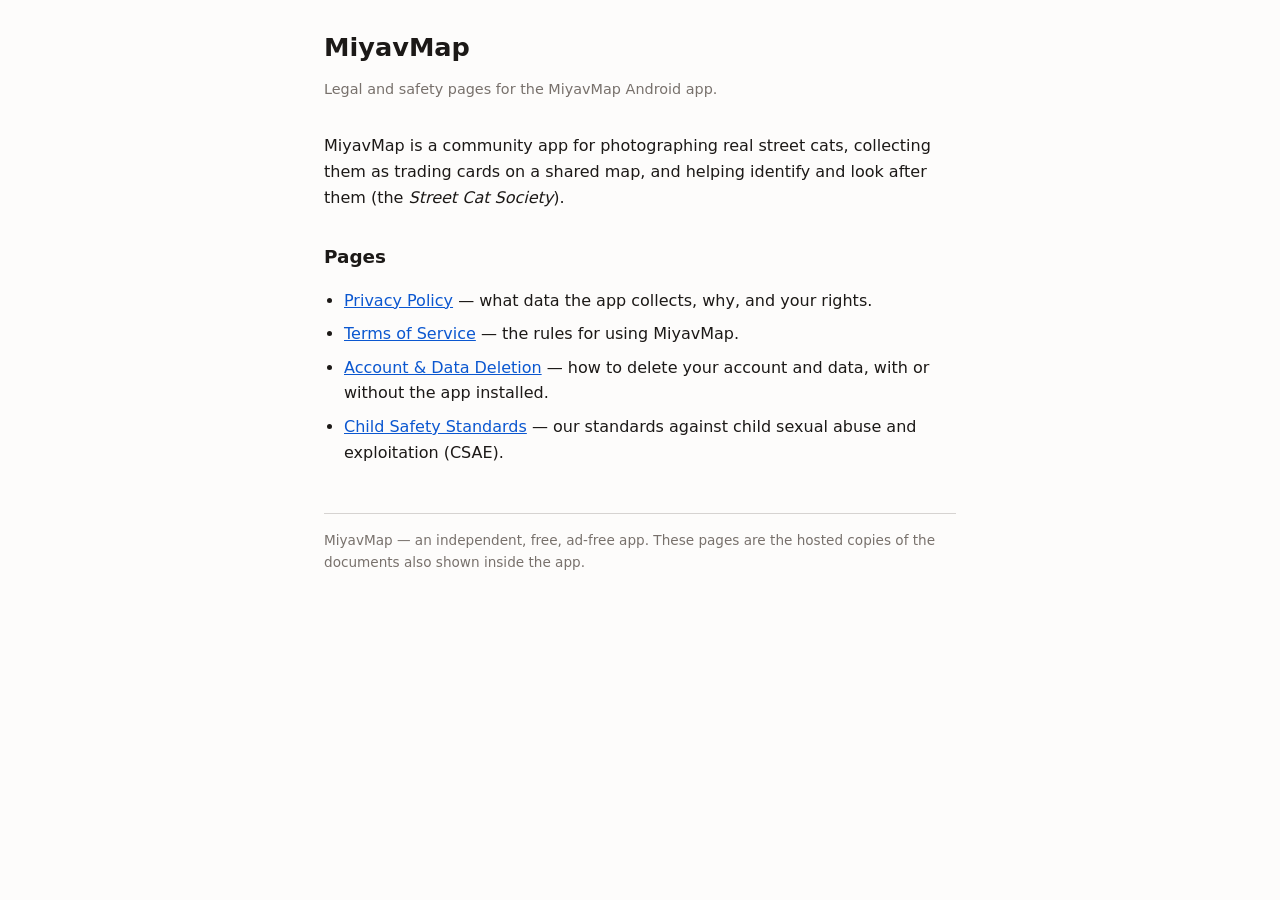
<file: legal/index.html>
<!DOCTYPE html>
<html lang="en">
<head>
<meta charset="utf-8">
<meta name="viewport" content="width=device-width, initial-scale=1">
<title>MiyavMap — Legal &amp; Safety</title>
<style>
:root{color-scheme:light dark}
*{box-sizing:border-box}
body{font-family:system-ui,-apple-system,"Segoe UI",Roboto,sans-serif;line-height:1.6;max-width:42rem;margin:0 auto;padding:2rem 1.25rem 4rem;color:#1c1917;background:#fdfcfb}
a{color:#0b57d0}
@media (prefers-color-scheme:dark){body{color:#e7e5e4;background:#171412}a{color:#8ec5ff}}
h1{font-size:1.6rem;line-height:1.25;margin:0 0 .25rem}
.meta{color:#78716c;font-size:.9rem;margin-bottom:2rem}
h2{font-size:1.15rem;margin-top:2rem}
ul{padding-left:1.25rem}
li{margin:.5rem 0}
footer{margin-top:3rem;padding-top:1rem;border-top:1px solid #d6d3d1;font-size:.85rem;color:#78716c}
</style>
</head>
<body>
<h1>MiyavMap</h1>
<p class="meta">Legal and safety pages for the MiyavMap Android app.</p>

<p>MiyavMap is a community app for photographing real street cats, collecting them as
trading cards on a shared map, and helping identify and look after them
(the <em>Street Cat Society</em>).</p>

<h2>Pages</h2>
<ul>
  <li><a href="privacy-policy.html">Privacy Policy</a> — what data the app collects, why, and your rights.</li>
  <li><a href="terms.html">Terms of Service</a> — the rules for using MiyavMap.</li>
  <li><a href="account-deletion.html">Account &amp; Data Deletion</a> — how to delete your account and data, with or without the app installed.</li>
  <li><a href="child-safety.html">Child Safety Standards</a> — our standards against child sexual abuse and exploitation (CSAE).</li>
</ul>

<footer>MiyavMap — an independent, free, ad-free app. These pages are the hosted copies of the documents also shown inside the app.</footer>
</body>
</html>
</file>
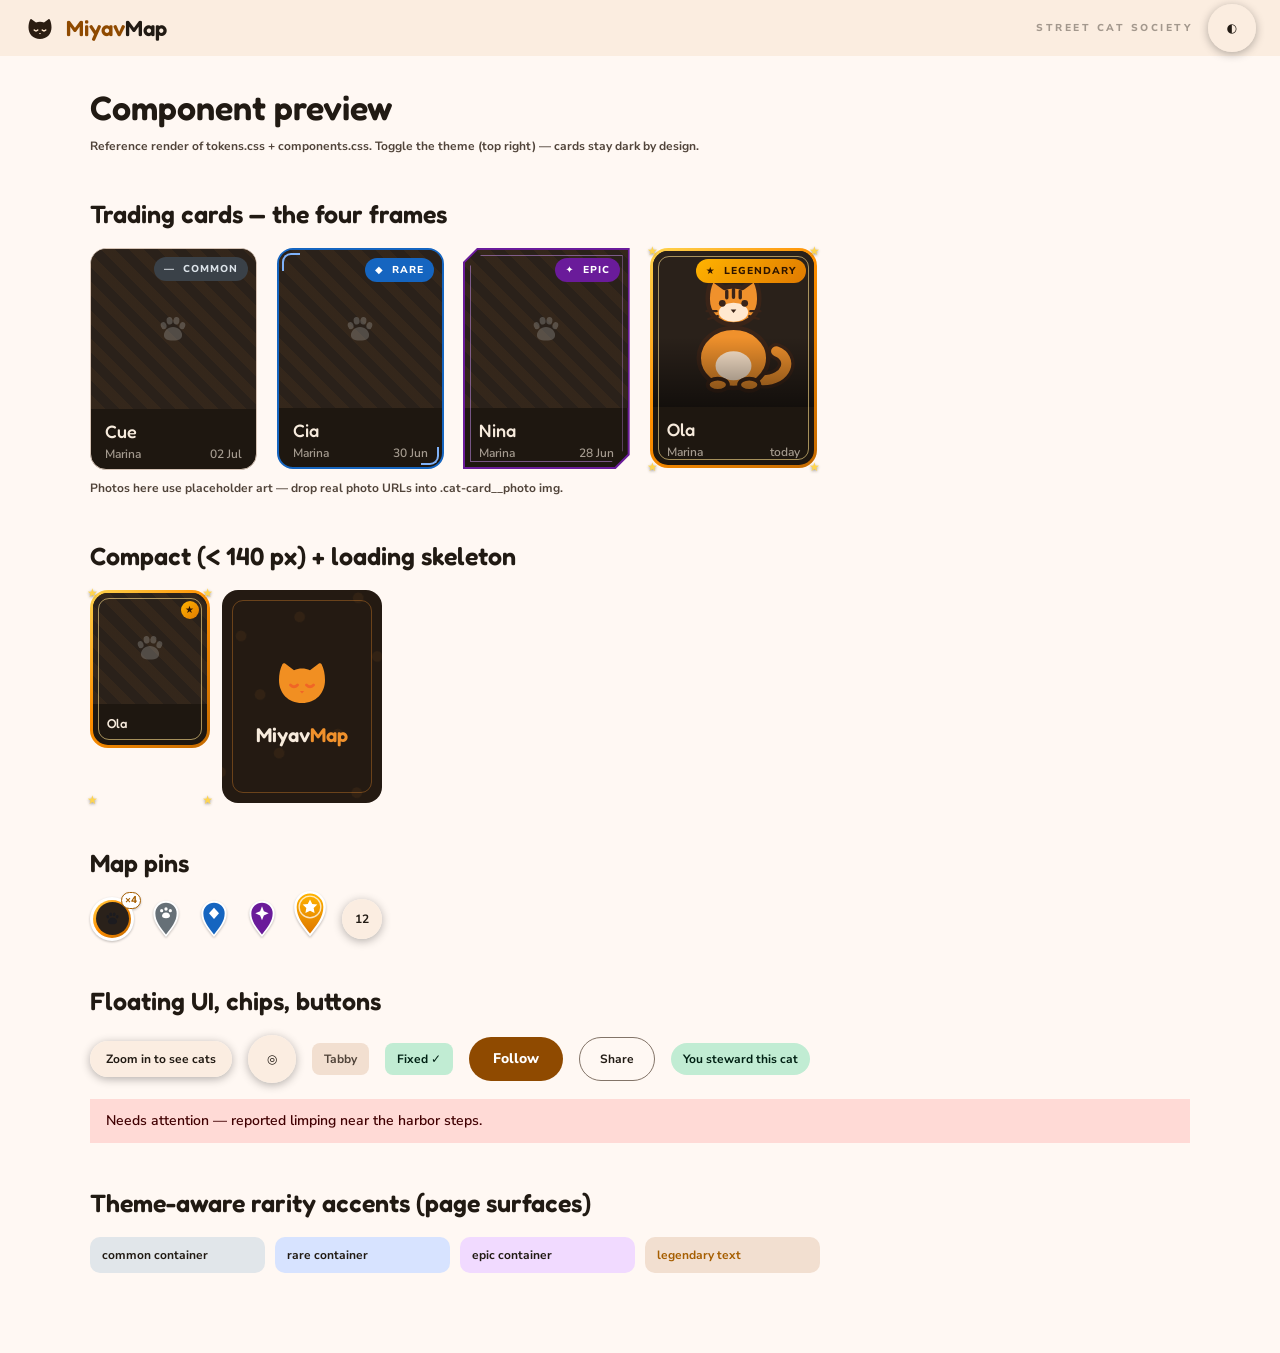
<file: preview.html>
<!DOCTYPE html>
<html lang="en">
<head>
<meta charset="utf-8">
<meta name="viewport" content="width=device-width, initial-scale=1">
<title>MiyavMap Web — component preview</title>
<link rel="icon" href="assets/app-icon.svg" type="image/svg+xml">
<!-- Preview only: production self-hosts subset woff2 (spec §2). -->
<link rel="preconnect" href="https://fonts.googleapis.com">
<link href="https://fonts.googleapis.com/css2?family=Fredoka:wght@500;600&family=Nunito+Sans:opsz,wght@6..12,400;6..12,600;6..12,700;6..12,800&display=swap" rel="stylesheet">
<link rel="stylesheet" href="css/tokens.css">
<link rel="stylesheet" href="css/components.css">
<style>
  main { max-width: 1100px; margin: 0 auto; padding: 32px 24px 80px; }
  section { margin-top: 44px; }
  section > h2 { margin-bottom: 18px; }
  .row { display: flex; flex-wrap: wrap; gap: 16px; align-items: center; }
  .card-grid { display: grid; grid-template-columns: repeat(auto-fill, minmax(160px, 1fr)); gap: 20px; }
  .compact-row { display: flex; gap: 12px; }
  .compact-row .cat-card { width: 120px; }
  .note { font: var(--type-label); color: var(--on-surface-variant); margin-top: 10px; }
  header.demo { display: flex; align-items: center; justify-content: space-between;
    height: 56px; padding: 0 24px; background: var(--surface-container); }
  .swatches { display: grid; grid-template-columns: repeat(auto-fill, minmax(150px, 1fr)); gap: 10px; }
  .swatch { border-radius: 10px; padding: 10px 12px; font: var(--type-label); }
</style>
</head>
<body>
<header class="demo">
  <a class="wordmark" href="#">
    <img src="assets/logo-mark.svg" alt="">
    <b>Miyav<span>Map</span></b>
  </a>
  <div class="row">
    <span class="tagline">Street cat society</span>
    <button class="float-circle" id="themeToggle" aria-label="Toggle theme">◐</button>
  </div>
</header>
<main>
  <h1>Component preview</h1>
  <p class="note">Reference render of tokens.css + components.css. Toggle the theme (top right) — cards stay dark by design.</p>

  <section>
    <h2>Trading cards — the four frames</h2>
    <div class="card-grid">
      <article class="cat-card cat-card--common">
        <div class="cat-card__frame">
          <div class="cat-card__nophoto"><img src="assets/icon-paw.svg" alt=""></div>
          <span class="cat-card__badge">—&nbsp;<span class="cat-card__badge-label">Common</span></span>
          <div class="cat-card__meta"><h3>Cue</h3><p><span>Marina</span><span>02 Jul</span></p></div>
        </div>
      </article>
      <article class="cat-card cat-card--rare">
        <div class="cat-card__frame">
          <div class="cat-card__nophoto"><img src="assets/icon-paw.svg" alt=""></div>
          <span class="cat-card__badge">◆&nbsp;<span class="cat-card__badge-label">Rare</span></span>
          <div class="cat-card__meta"><h3>Cia</h3><p><span>Marina</span><span>30 Jun</span></p></div>
        </div>
      </article>
      <article class="cat-card cat-card--epic">
        <div class="cat-card__wrap">
          <div class="cat-card__frame">
            <div class="cat-card__nophoto"><img src="assets/icon-paw.svg" alt=""></div>
            <span class="cat-card__badge">✦&nbsp;<span class="cat-card__badge-label">Epic</span></span>
            <div class="cat-card__meta"><h3>Nina</h3><p><span>Marina</span><span>28 Jun</span></p></div>
          </div>
        </div>
      </article>
      <article class="cat-card cat-card--legendary">
        <div class="cat-card__wrap">
          <div class="cat-card__frame">
            <div class="cat-card__photo"><img src="assets/mascot-idle.svg" alt="" style="object-fit:contain;background:var(--card-nophoto)"></div>
            <span class="cat-card__badge">★&nbsp;<span class="cat-card__badge-label">Legendary</span></span>
            <div class="cat-card__meta"><h3>Ola</h3><p><span>Marina</span><span>today</span></p></div>
          </div>
        </div>
        <span class="cat-card__finial">★</span><span class="cat-card__finial">★</span><span class="cat-card__finial">★</span><span class="cat-card__finial">★</span>
      </article>
    </div>
    <p class="note">Photos here use placeholder art — drop real photo URLs into .cat-card__photo img.</p>
  </section>

  <section>
    <h2>Compact (&lt; 140 px) + loading skeleton</h2>
    <div class="compact-row">
      <article class="cat-card cat-card--legendary">
        <div class="cat-card__wrap">
          <div class="cat-card__frame">
            <div class="cat-card__nophoto"><img src="assets/icon-paw.svg" alt=""></div>
            <span class="cat-card__badge">★</span>
            <div class="cat-card__meta"><h3>Ola</h3><p><span>Marina</span></p></div>
          </div>
        </div>
        <span class="cat-card__finial">★</span><span class="cat-card__finial">★</span><span class="cat-card__finial">★</span><span class="cat-card__finial">★</span>
      </article>
      <article class="cat-card cat-card--loading" style="width:160px">
        <div class="cat-card__frame">
          <img class="cat-card__backlogo" src="assets/logo-mark.svg" alt="">
          <div class="cat-card__backname">Miyav<span>Map</span></div>
        </div>
      </article>
    </div>
  </section>

  <section>
    <h2>Map pins</h2>
    <div class="row">
      <div class="pin-photo pin-photo--legendary" style="position:relative">
        <div class="pin-photo__ring"><img src="assets/icon-paw.svg" alt="" style="padding:8px;box-sizing:border-box;background:var(--card-nophoto)"></div>
        <span class="pin-badge pin-badge--legendary">×4</span>
      </div>
      <img class="pin-classic" src="assets/pin-common.svg" alt="Common pin">
      <img class="pin-classic" src="assets/pin-rare.svg" alt="Rare pin">
      <img class="pin-classic" src="assets/pin-epic.svg" alt="Epic pin">
      <img class="pin-classic is-selected" src="assets/pin-legendary.svg" alt="Legendary pin, selected">
      <div class="pin-cluster">12</div>
    </div>
  </section>

  <section>
    <h2>Floating UI, chips, buttons</h2>
    <div class="row">
      <button class="float-pill">Zoom in to see cats</button>
      <button class="float-circle" aria-label="Locate">◎</button>
      <button class="chip">Tabby</button>
      <button class="chip" aria-pressed="true">Fixed ✓</button>
      <button class="btn-filled">Follow</button>
      <button class="btn-outlined">Share</button>
      <span class="chip-steward">You steward this cat</span>
    </div>
    <div class="banner-attention" style="margin-top:16px">Needs attention — reported limping near the harbor steps.</div>
  </section>

  <section>
    <h2>Theme-aware rarity accents (page surfaces)</h2>
    <div class="swatches">
      <div class="swatch" style="background:var(--rarity-common-container);color:var(--on-surface)">common container</div>
      <div class="swatch" style="background:var(--rarity-rare-container);color:var(--on-surface)">rare container</div>
      <div class="swatch" style="background:var(--rarity-epic-container);color:var(--on-surface)">epic container</div>
      <div class="swatch" style="background:var(--surface-variant);color:var(--rarity-legendary-text)">legendary text</div>
    </div>
  </section>
</main>
<script>
  const btn = document.getElementById('themeToggle');
  btn.addEventListener('click', () => {
    const root = document.documentElement;
    const dark = root.getAttribute('data-theme') === 'dark' ||
      (!root.hasAttribute('data-theme') && matchMedia('(prefers-color-scheme: dark)').matches);
    root.setAttribute('data-theme', dark ? 'light' : 'dark');
  });
</script>
</body>
</html>
</file>
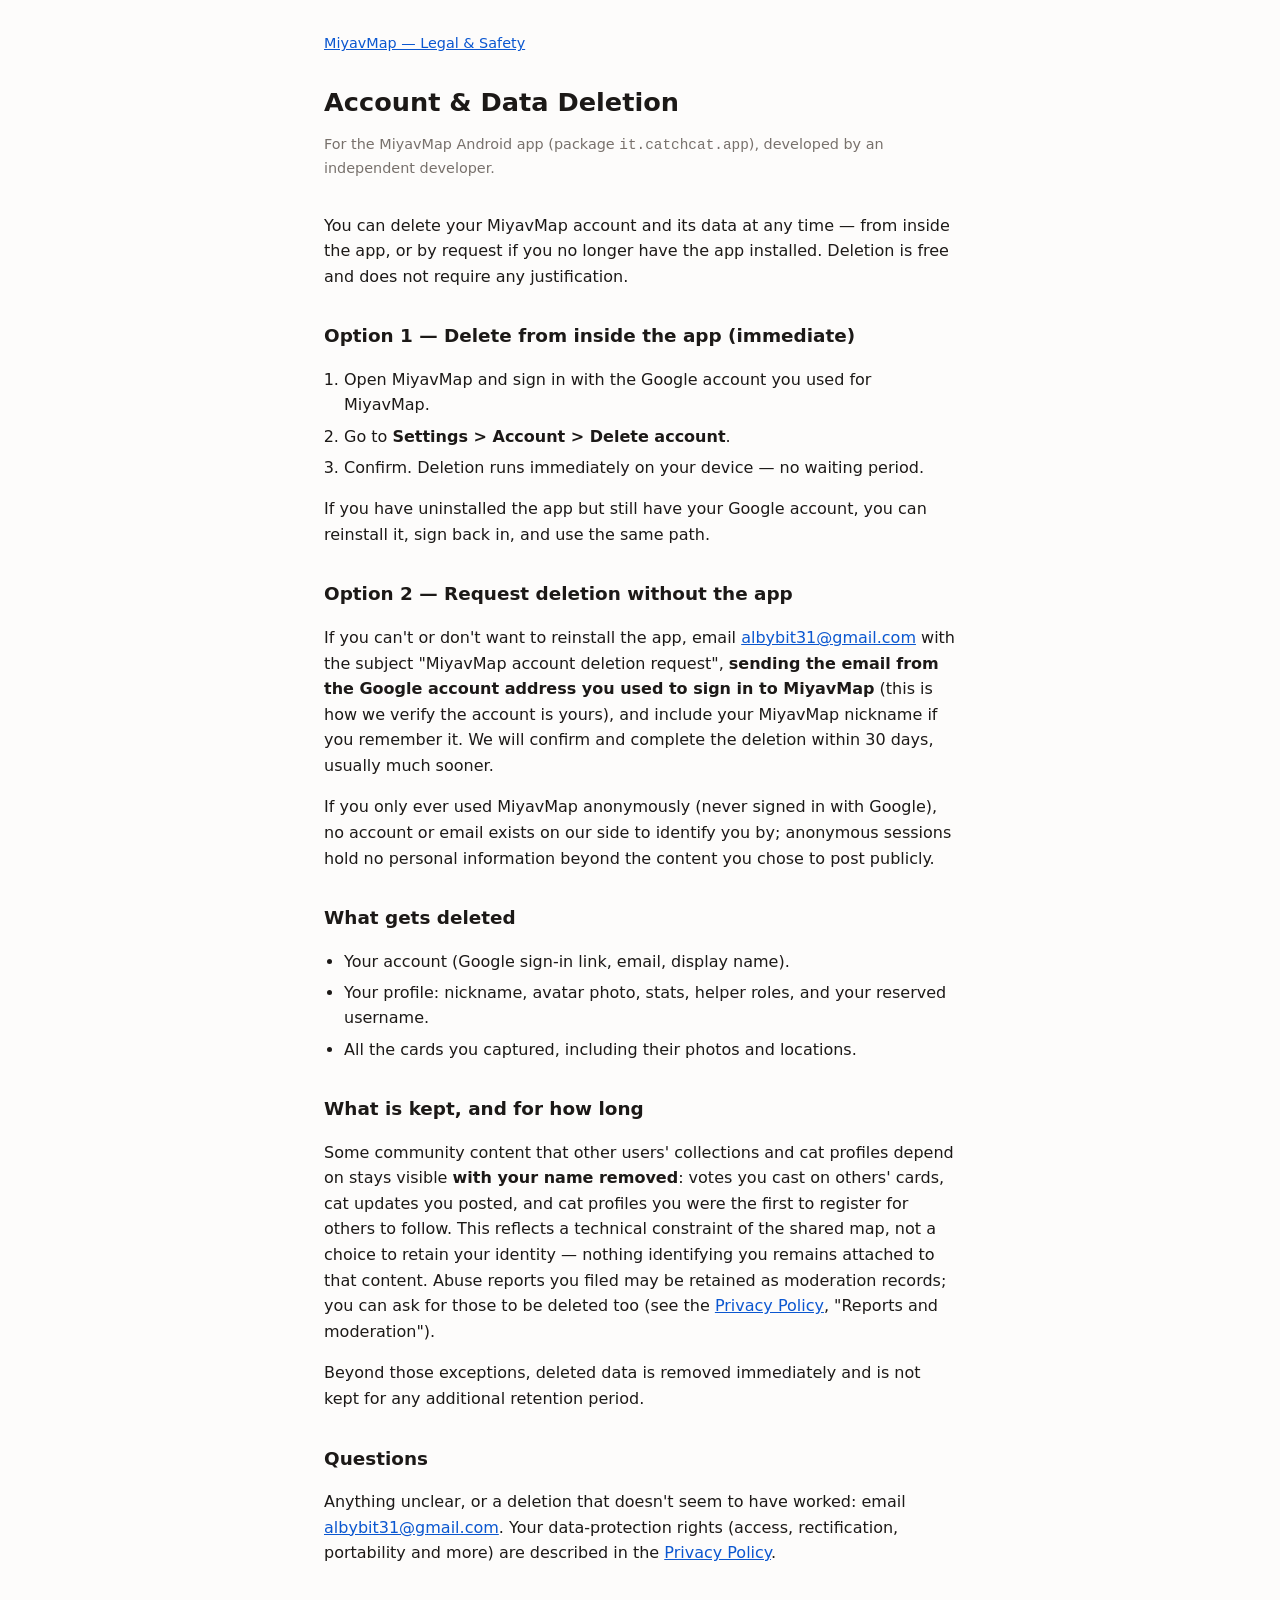
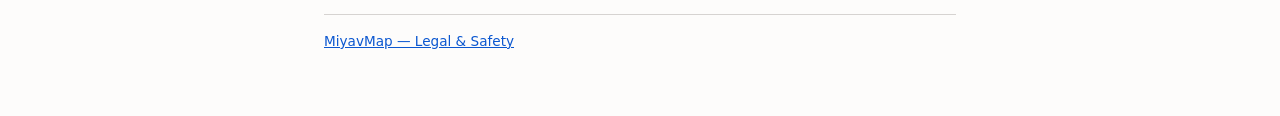
<file: legal/account-deletion.html>
<!DOCTYPE html>
<html lang="en">
<head>
<meta charset="utf-8">
<meta name="viewport" content="width=device-width, initial-scale=1">
<title>MiyavMap — Account &amp; Data Deletion</title>
<style>
:root{color-scheme:light dark}
*{box-sizing:border-box}
body{font-family:system-ui,-apple-system,"Segoe UI",Roboto,sans-serif;line-height:1.6;max-width:42rem;margin:0 auto;padding:2rem 1.25rem 4rem;color:#1c1917;background:#fdfcfb}
a{color:#0b57d0}
@media (prefers-color-scheme:dark){body{color:#e7e5e4;background:#171412}a{color:#8ec5ff}}
h1{font-size:1.6rem;line-height:1.25;margin:0 0 .25rem}
.meta{color:#78716c;font-size:.9rem;margin-bottom:2rem}
h2{font-size:1.15rem;margin-top:2rem}
nav{margin-bottom:2rem;font-size:.9rem}
ul,ol{padding-left:1.25rem}
li{margin:.35rem 0}
footer{margin-top:3rem;padding-top:1rem;border-top:1px solid #d6d3d1;font-size:.85rem;color:#78716c}
</style>
</head>
<body>
<nav><a href="index.html">MiyavMap — Legal &amp; Safety</a></nav>
<h1>Account &amp; Data Deletion</h1>
<p class="meta">For the MiyavMap Android app (package <code>it.catchcat.app</code>), developed by an independent developer.</p>

<p>You can delete your MiyavMap account and its data at any time — from inside the app, or by request if you no longer have the app installed. Deletion is free and does not require any justification.</p>

<h2>Option 1 — Delete from inside the app (immediate)</h2>
<ol>
<li>Open MiyavMap and sign in with the Google account you used for MiyavMap.</li>
<li>Go to <strong>Settings &gt; Account &gt; Delete account</strong>.</li>
<li>Confirm. Deletion runs immediately on your device — no waiting period.</li>
</ol>
<p>If you have uninstalled the app but still have your Google account, you can reinstall it, sign back in, and use the same path.</p>

<h2>Option 2 — Request deletion without the app</h2>
<p>If you can't or don't want to reinstall the app, email <a href="mailto:albybit31@gmail.com?subject=MiyavMap%20account%20deletion%20request">albybit31@gmail.com</a> with the subject "MiyavMap account deletion request", <strong>sending the email from the Google account address you used to sign in to MiyavMap</strong> (this is how we verify the account is yours), and include your MiyavMap nickname if you remember it. We will confirm and complete the deletion within 30 days, usually much sooner.</p>
<p>If you only ever used MiyavMap anonymously (never signed in with Google), no account or email exists on our side to identify you by; anonymous sessions hold no personal information beyond the content you chose to post publicly.</p>

<h2>What gets deleted</h2>
<ul>
<li>Your account (Google sign-in link, email, display name).</li>
<li>Your profile: nickname, avatar photo, stats, helper roles, and your reserved username.</li>
<li>All the cards you captured, including their photos and locations.</li>
</ul>

<h2>What is kept, and for how long</h2>
<p>Some community content that other users' collections and cat profiles depend on stays visible <strong>with your name removed</strong>: votes you cast on others' cards, cat updates you posted, and cat profiles you were the first to register for others to follow. This reflects a technical constraint of the shared map, not a choice to retain your identity — nothing identifying you remains attached to that content. Abuse reports you filed may be retained as moderation records; you can ask for those to be deleted too (see the <a href="privacy-policy.html">Privacy Policy</a>, "Reports and moderation").</p>
<p>Beyond those exceptions, deleted data is removed immediately and is not kept for any additional retention period.</p>

<h2>Questions</h2>
<p>Anything unclear, or a deletion that doesn't seem to have worked: email <a href="mailto:albybit31@gmail.com">albybit31@gmail.com</a>. Your data-protection rights (access, rectification, portability and more) are described in the <a href="privacy-policy.html">Privacy Policy</a>.</p>

<footer><a href="index.html">MiyavMap — Legal &amp; Safety</a></footer>
</body>
</html>
</file>
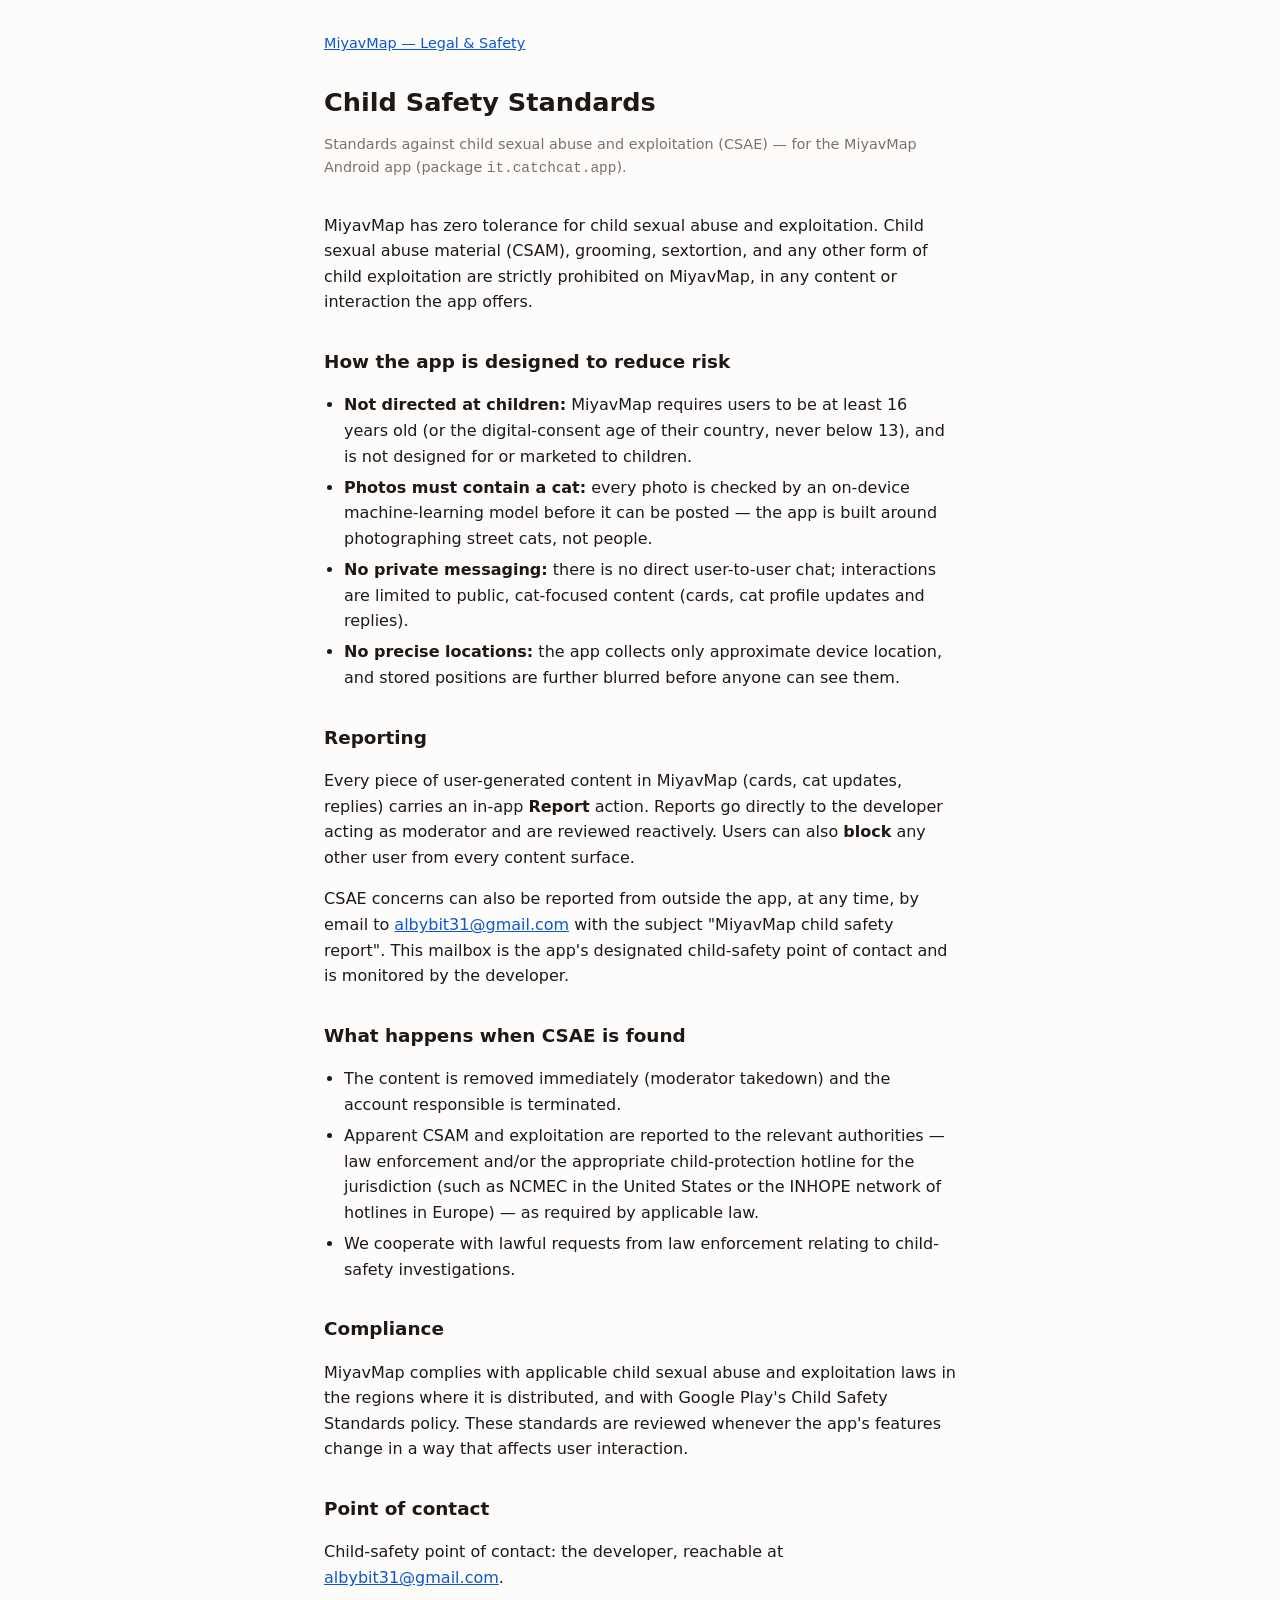
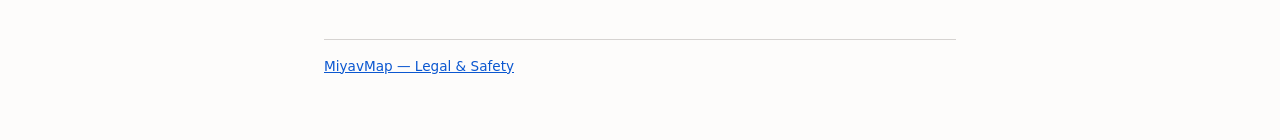
<file: legal/child-safety.html>
<!DOCTYPE html>
<html lang="en">
<head>
<meta charset="utf-8">
<meta name="viewport" content="width=device-width, initial-scale=1">
<title>MiyavMap — Child Safety Standards</title>
<style>
:root{color-scheme:light dark}
*{box-sizing:border-box}
body{font-family:system-ui,-apple-system,"Segoe UI",Roboto,sans-serif;line-height:1.6;max-width:42rem;margin:0 auto;padding:2rem 1.25rem 4rem;color:#1c1917;background:#fdfcfb}
a{color:#0b57d0}
@media (prefers-color-scheme:dark){body{color:#e7e5e4;background:#171412}a{color:#8ec5ff}}
h1{font-size:1.6rem;line-height:1.25;margin:0 0 .25rem}
.meta{color:#78716c;font-size:.9rem;margin-bottom:2rem}
h2{font-size:1.15rem;margin-top:2rem}
nav{margin-bottom:2rem;font-size:.9rem}
ul{padding-left:1.25rem}
li{margin:.35rem 0}
footer{margin-top:3rem;padding-top:1rem;border-top:1px solid #d6d3d1;font-size:.85rem;color:#78716c}
</style>
</head>
<body>
<nav><a href="index.html">MiyavMap — Legal &amp; Safety</a></nav>
<h1>Child Safety Standards</h1>
<p class="meta">Standards against child sexual abuse and exploitation (CSAE) — for the MiyavMap Android app (package <code>it.catchcat.app</code>).</p>

<p>MiyavMap has zero tolerance for child sexual abuse and exploitation. Child sexual abuse material (CSAM), grooming, sextortion, and any other form of child exploitation are strictly prohibited on MiyavMap, in any content or interaction the app offers.</p>

<h2>How the app is designed to reduce risk</h2>
<ul>
<li><strong>Not directed at children:</strong> MiyavMap requires users to be at least 16 years old (or the digital-consent age of their country, never below 13), and is not designed for or marketed to children.</li>
<li><strong>Photos must contain a cat:</strong> every photo is checked by an on-device machine-learning model before it can be posted — the app is built around photographing street cats, not people.</li>
<li><strong>No private messaging:</strong> there is no direct user-to-user chat; interactions are limited to public, cat-focused content (cards, cat profile updates and replies).</li>
<li><strong>No precise locations:</strong> the app collects only approximate device location, and stored positions are further blurred before anyone can see them.</li>
</ul>

<h2>Reporting</h2>
<p>Every piece of user-generated content in MiyavMap (cards, cat updates, replies) carries an in-app <strong>Report</strong> action. Reports go directly to the developer acting as moderator and are reviewed reactively. Users can also <strong>block</strong> any other user from every content surface.</p>
<p>CSAE concerns can also be reported from outside the app, at any time, by email to <a href="mailto:albybit31@gmail.com?subject=MiyavMap%20child%20safety%20report">albybit31@gmail.com</a> with the subject "MiyavMap child safety report". This mailbox is the app's designated child-safety point of contact and is monitored by the developer.</p>

<h2>What happens when CSAE is found</h2>
<ul>
<li>The content is removed immediately (moderator takedown) and the account responsible is terminated.</li>
<li>Apparent CSAM and exploitation are reported to the relevant authorities — law enforcement and/or the appropriate child-protection hotline for the jurisdiction (such as NCMEC in the United States or the INHOPE network of hotlines in Europe) — as required by applicable law.</li>
<li>We cooperate with lawful requests from law enforcement relating to child-safety investigations.</li>
</ul>

<h2>Compliance</h2>
<p>MiyavMap complies with applicable child sexual abuse and exploitation laws in the regions where it is distributed, and with Google Play's Child Safety Standards policy. These standards are reviewed whenever the app's features change in a way that affects user interaction.</p>

<h2>Point of contact</h2>
<p>Child-safety point of contact: the developer, reachable at <a href="mailto:albybit31@gmail.com">albybit31@gmail.com</a>.</p>

<footer><a href="index.html">MiyavMap — Legal &amp; Safety</a></footer>
</body>
</html>
</file>
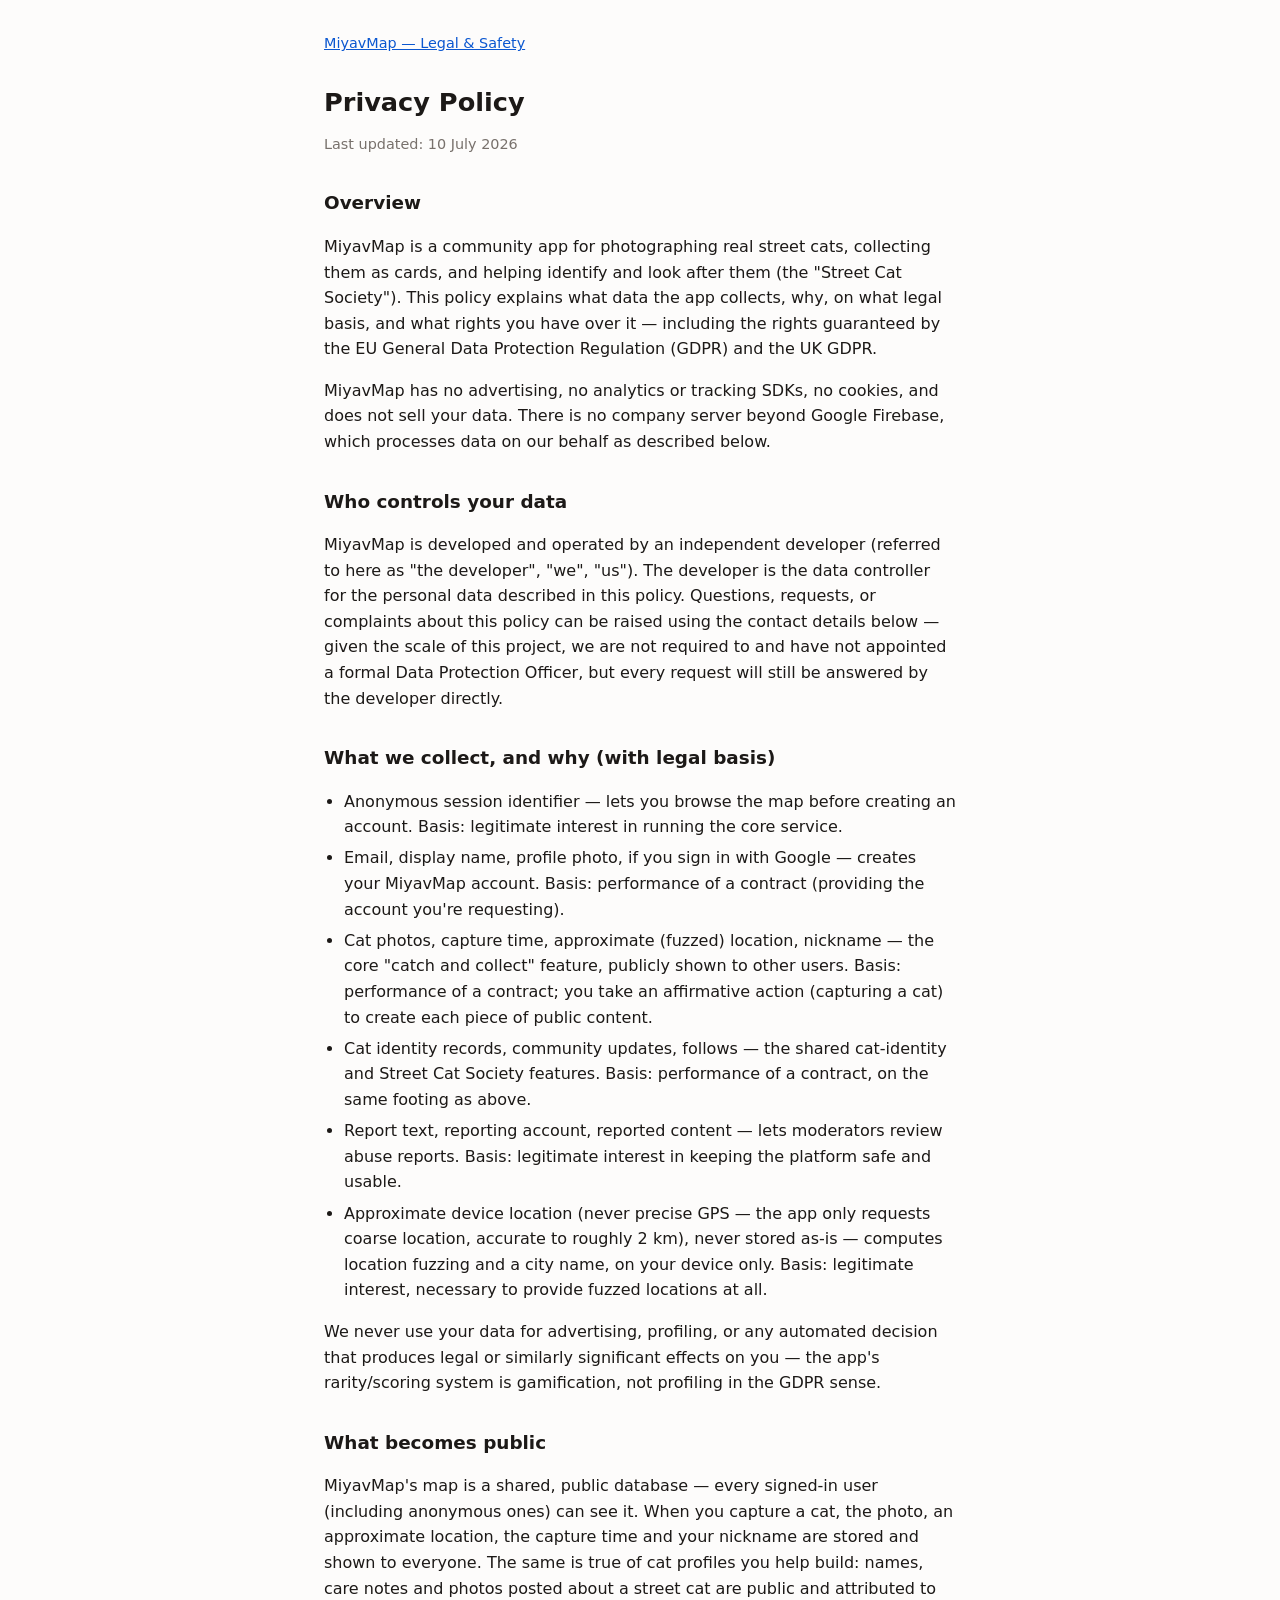
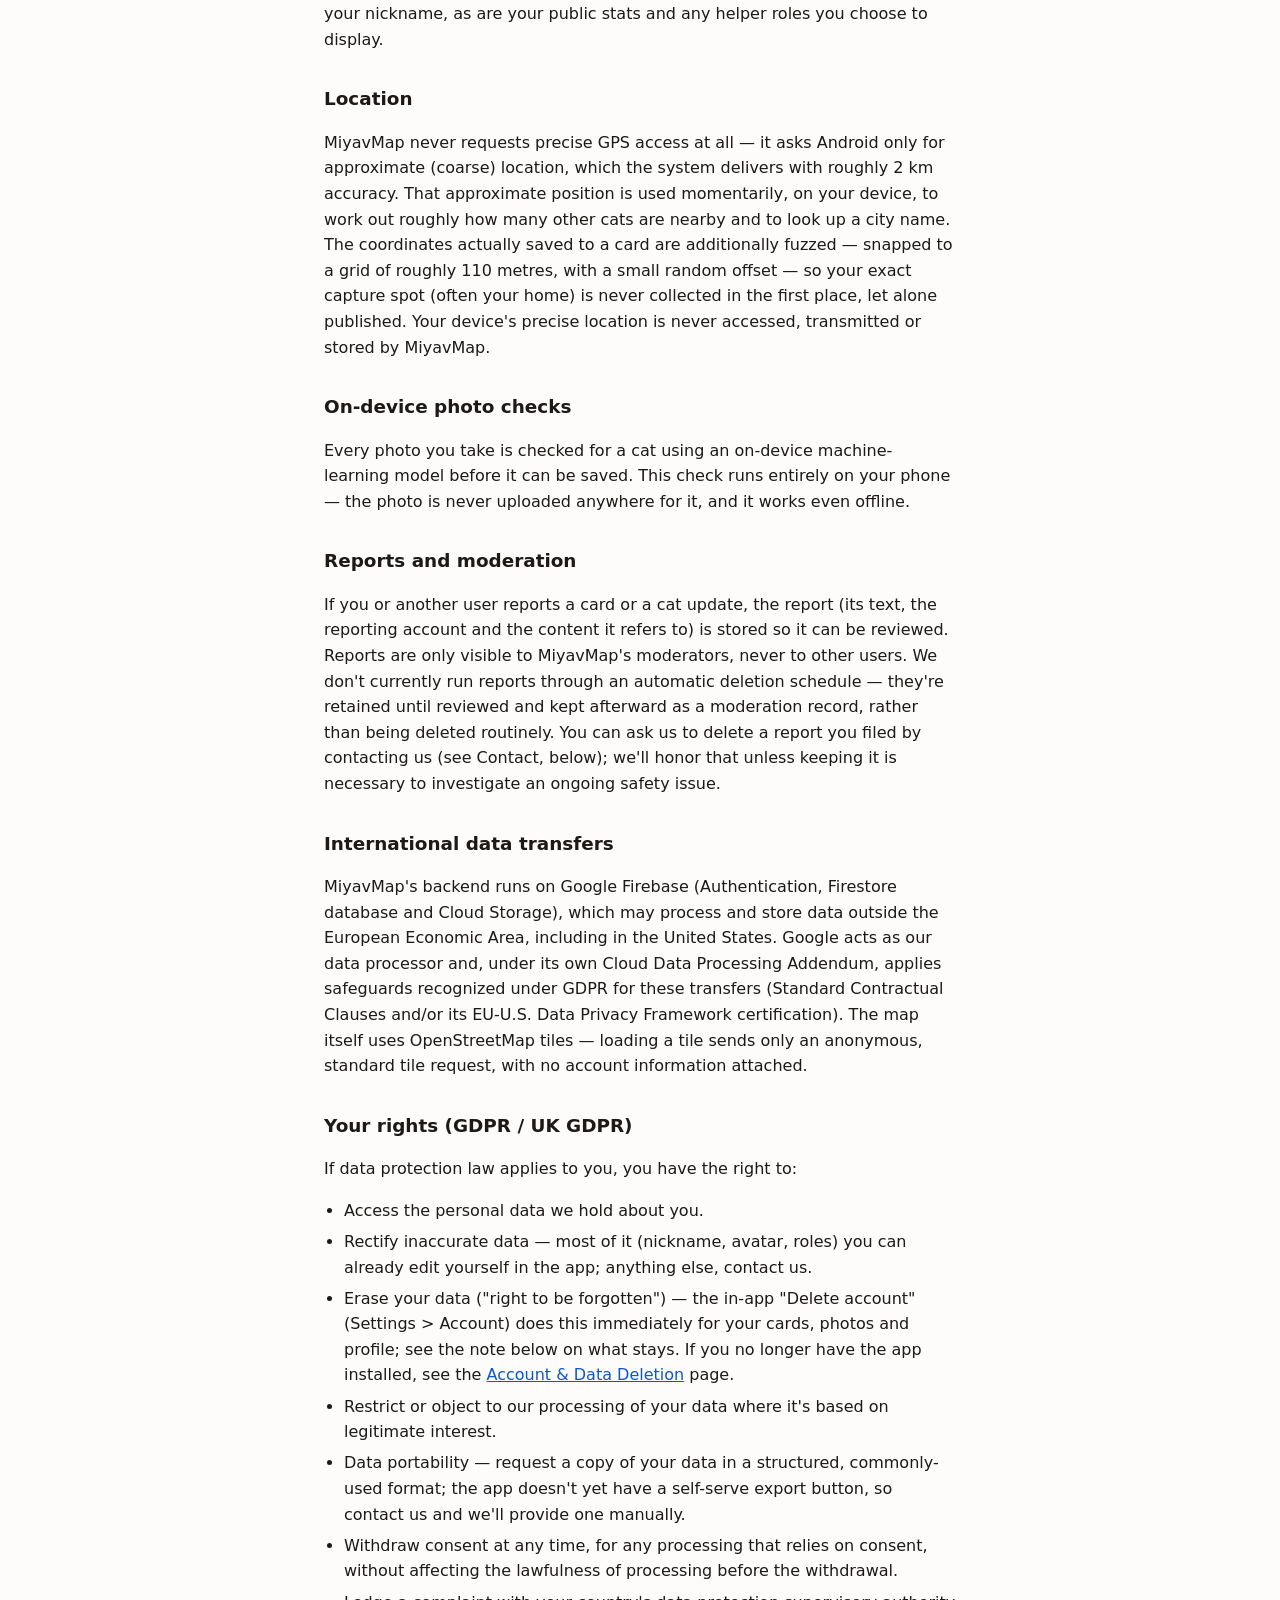
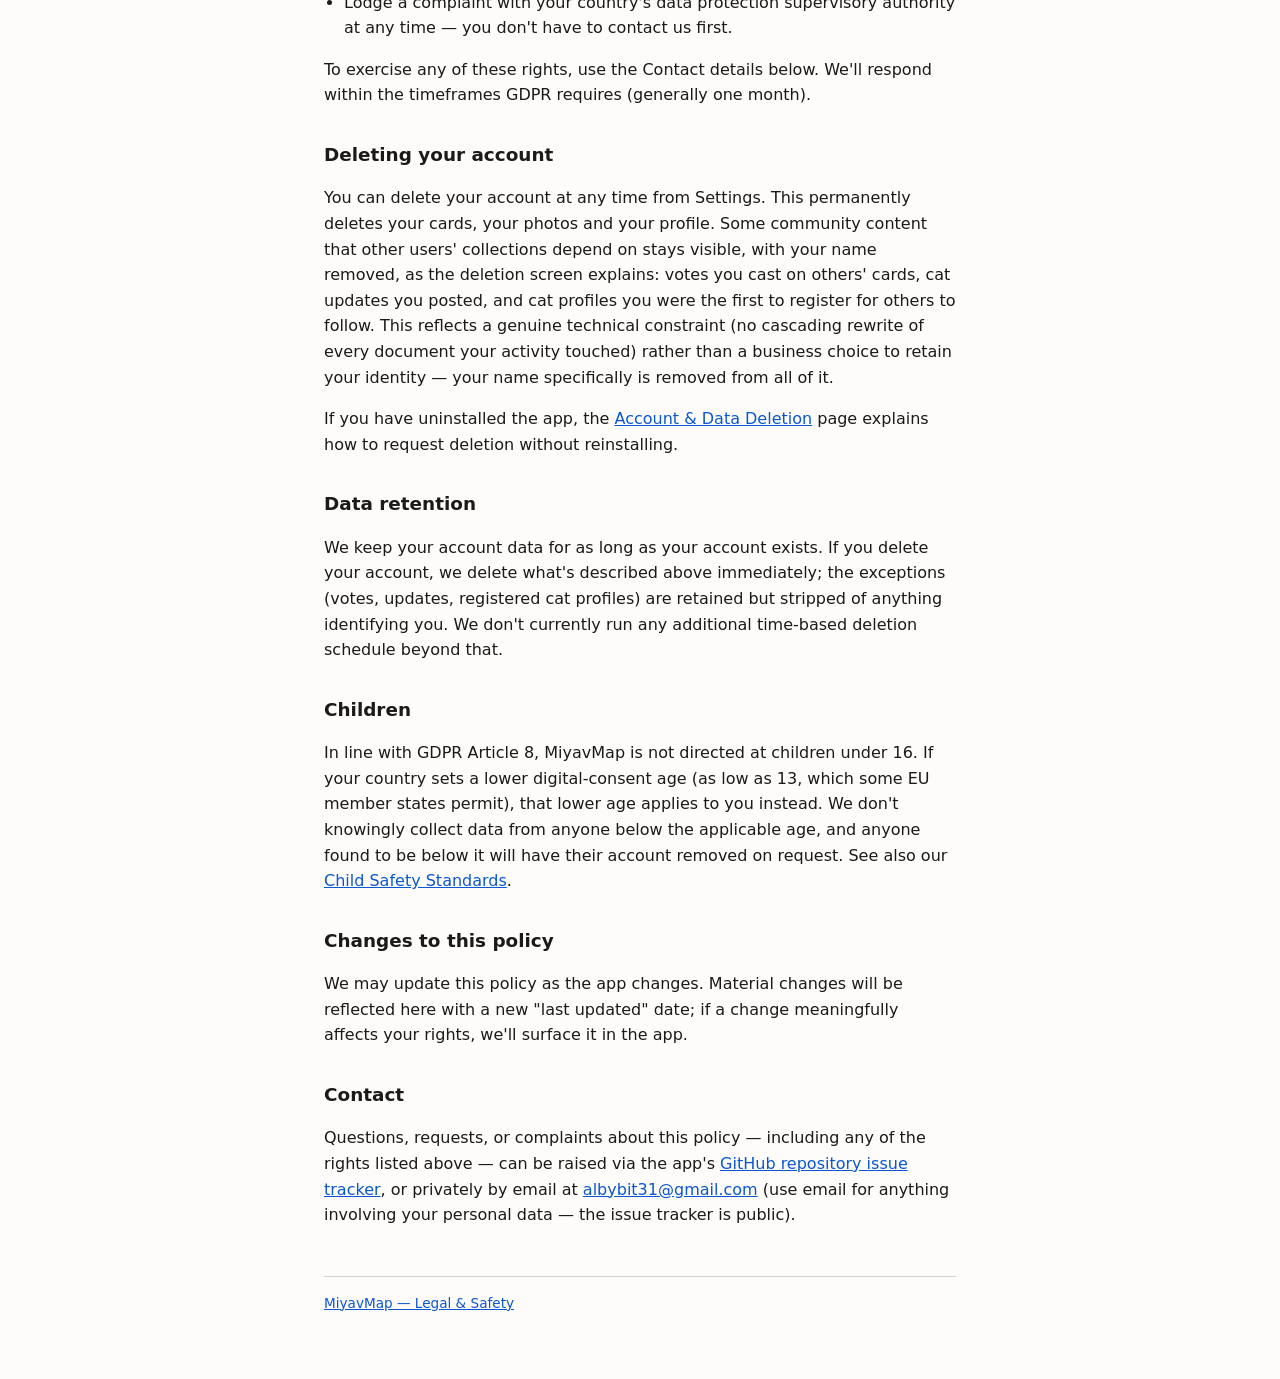
<file: legal/privacy-policy.html>
<!DOCTYPE html>
<html lang="en">
<head>
<meta charset="utf-8">
<meta name="viewport" content="width=device-width, initial-scale=1">
<title>MiyavMap — Privacy Policy</title>
<style>
:root{color-scheme:light dark}
*{box-sizing:border-box}
body{font-family:system-ui,-apple-system,"Segoe UI",Roboto,sans-serif;line-height:1.6;max-width:42rem;margin:0 auto;padding:2rem 1.25rem 4rem;color:#1c1917;background:#fdfcfb}
a{color:#0b57d0}
@media (prefers-color-scheme:dark){body{color:#e7e5e4;background:#171412}a{color:#8ec5ff}}
h1{font-size:1.6rem;line-height:1.25;margin:0 0 .25rem}
.meta{color:#78716c;font-size:.9rem;margin-bottom:2rem}
h2{font-size:1.15rem;margin-top:2rem}
nav{margin-bottom:2rem;font-size:.9rem}
ul{padding-left:1.25rem}
li{margin:.35rem 0}
footer{margin-top:3rem;padding-top:1rem;border-top:1px solid #d6d3d1;font-size:.85rem;color:#78716c}
</style>
</head>
<body>
<nav><a href="index.html">MiyavMap — Legal &amp; Safety</a></nav>
<h1>Privacy Policy</h1>
<p class="meta">Last updated: 10 July 2026</p>

<h2>Overview</h2>
<p>MiyavMap is a community app for photographing real street cats, collecting them as cards, and helping identify and look after them (the "Street Cat Society"). This policy explains what data the app collects, why, on what legal basis, and what rights you have over it — including the rights guaranteed by the EU General Data Protection Regulation (GDPR) and the UK GDPR.</p>
<p>MiyavMap has no advertising, no analytics or tracking SDKs, no cookies, and does not sell your data. There is no company server beyond Google Firebase, which processes data on our behalf as described below.</p>

<h2>Who controls your data</h2>
<p>MiyavMap is developed and operated by an independent developer (referred to here as "the developer", "we", "us"). The developer is the data controller for the personal data described in this policy. Questions, requests, or complaints about this policy can be raised using the contact details below — given the scale of this project, we are not required to and have not appointed a formal Data Protection Officer, but every request will still be answered by the developer directly.</p>

<h2>What we collect, and why (with legal basis)</h2>
<ul>
<li>Anonymous session identifier — lets you browse the map before creating an account. Basis: legitimate interest in running the core service.</li>
<li>Email, display name, profile photo, if you sign in with Google — creates your MiyavMap account. Basis: performance of a contract (providing the account you're requesting).</li>
<li>Cat photos, capture time, approximate (fuzzed) location, nickname — the core "catch and collect" feature, publicly shown to other users. Basis: performance of a contract; you take an affirmative action (capturing a cat) to create each piece of public content.</li>
<li>Cat identity records, community updates, follows — the shared cat-identity and Street Cat Society features. Basis: performance of a contract, on the same footing as above.</li>
<li>Report text, reporting account, reported content — lets moderators review abuse reports. Basis: legitimate interest in keeping the platform safe and usable.</li>
<li>Approximate device location (never precise GPS — the app only requests coarse location, accurate to roughly 2 km), never stored as-is — computes location fuzzing and a city name, on your device only. Basis: legitimate interest, necessary to provide fuzzed locations at all.</li>
</ul>
<p>We never use your data for advertising, profiling, or any automated decision that produces legal or similarly significant effects on you — the app's rarity/scoring system is gamification, not profiling in the GDPR sense.</p>

<h2>What becomes public</h2>
<p>MiyavMap's map is a shared, public database — every signed-in user (including anonymous ones) can see it. When you capture a cat, the photo, an approximate location, the capture time and your nickname are stored and shown to everyone. The same is true of cat profiles you help build: names, care notes and photos posted about a street cat are public and attributed to your nickname, as are your public stats and any helper roles you choose to display.</p>

<h2>Location</h2>
<p>MiyavMap never requests precise GPS access at all — it asks Android only for approximate (coarse) location, which the system delivers with roughly 2 km accuracy. That approximate position is used momentarily, on your device, to work out roughly how many other cats are nearby and to look up a city name. The coordinates actually saved to a card are additionally fuzzed — snapped to a grid of roughly 110 metres, with a small random offset — so your exact capture spot (often your home) is never collected in the first place, let alone published. Your device's precise location is never accessed, transmitted or stored by MiyavMap.</p>

<h2>On-device photo checks</h2>
<p>Every photo you take is checked for a cat using an on-device machine-learning model before it can be saved. This check runs entirely on your phone — the photo is never uploaded anywhere for it, and it works even offline.</p>

<h2>Reports and moderation</h2>
<p>If you or another user reports a card or a cat update, the report (its text, the reporting account and the content it refers to) is stored so it can be reviewed. Reports are only visible to MiyavMap's moderators, never to other users. We don't currently run reports through an automatic deletion schedule — they're retained until reviewed and kept afterward as a moderation record, rather than being deleted routinely. You can ask us to delete a report you filed by contacting us (see Contact, below); we'll honor that unless keeping it is necessary to investigate an ongoing safety issue.</p>

<h2>International data transfers</h2>
<p>MiyavMap's backend runs on Google Firebase (Authentication, Firestore database and Cloud Storage), which may process and store data outside the European Economic Area, including in the United States. Google acts as our data processor and, under its own Cloud Data Processing Addendum, applies safeguards recognized under GDPR for these transfers (Standard Contractual Clauses and/or its EU-U.S. Data Privacy Framework certification). The map itself uses OpenStreetMap tiles — loading a tile sends only an anonymous, standard tile request, with no account information attached.</p>

<h2>Your rights (GDPR / UK GDPR)</h2>
<p>If data protection law applies to you, you have the right to:</p>
<ul>
<li>Access the personal data we hold about you.</li>
<li>Rectify inaccurate data — most of it (nickname, avatar, roles) you can already edit yourself in the app; anything else, contact us.</li>
<li>Erase your data ("right to be forgotten") — the in-app "Delete account" (Settings &gt; Account) does this immediately for your cards, photos and profile; see the note below on what stays. If you no longer have the app installed, see the <a href="account-deletion.html">Account &amp; Data Deletion</a> page.</li>
<li>Restrict or object to our processing of your data where it's based on legitimate interest.</li>
<li>Data portability — request a copy of your data in a structured, commonly-used format; the app doesn't yet have a self-serve export button, so contact us and we'll provide one manually.</li>
<li>Withdraw consent at any time, for any processing that relies on consent, without affecting the lawfulness of processing before the withdrawal.</li>
<li>Lodge a complaint with your country's data protection supervisory authority at any time — you don't have to contact us first.</li>
</ul>
<p>To exercise any of these rights, use the Contact details below. We'll respond within the timeframes GDPR requires (generally one month).</p>

<h2>Deleting your account</h2>
<p>You can delete your account at any time from Settings. This permanently deletes your cards, your photos and your profile. Some community content that other users' collections depend on stays visible, with your name removed, as the deletion screen explains: votes you cast on others' cards, cat updates you posted, and cat profiles you were the first to register for others to follow. This reflects a genuine technical constraint (no cascading rewrite of every document your activity touched) rather than a business choice to retain your identity — your name specifically is removed from all of it.</p>
<p>If you have uninstalled the app, the <a href="account-deletion.html">Account &amp; Data Deletion</a> page explains how to request deletion without reinstalling.</p>

<h2>Data retention</h2>
<p>We keep your account data for as long as your account exists. If you delete your account, we delete what's described above immediately; the exceptions (votes, updates, registered cat profiles) are retained but stripped of anything identifying you. We don't currently run any additional time-based deletion schedule beyond that.</p>

<h2>Children</h2>
<p>In line with GDPR Article 8, MiyavMap is not directed at children under 16. If your country sets a lower digital-consent age (as low as 13, which some EU member states permit), that lower age applies to you instead. We don't knowingly collect data from anyone below the applicable age, and anyone found to be below it will have their account removed on request. See also our <a href="child-safety.html">Child Safety Standards</a>.</p>

<h2>Changes to this policy</h2>
<p>We may update this policy as the app changes. Material changes will be reflected here with a new "last updated" date; if a change meaningfully affects your rights, we'll surface it in the app.</p>

<h2>Contact</h2>
<p>Questions, requests, or complaints about this policy — including any of the rights listed above — can be raised via the app's <a href="https://github.com/albybit/catchcat/issues">GitHub repository issue tracker</a>, or privately by email at <a href="mailto:albybit31@gmail.com">albybit31@gmail.com</a> (use email for anything involving your personal data — the issue tracker is public).</p>

<footer><a href="index.html">MiyavMap — Legal &amp; Safety</a></footer>
</body>
</html>
</file>
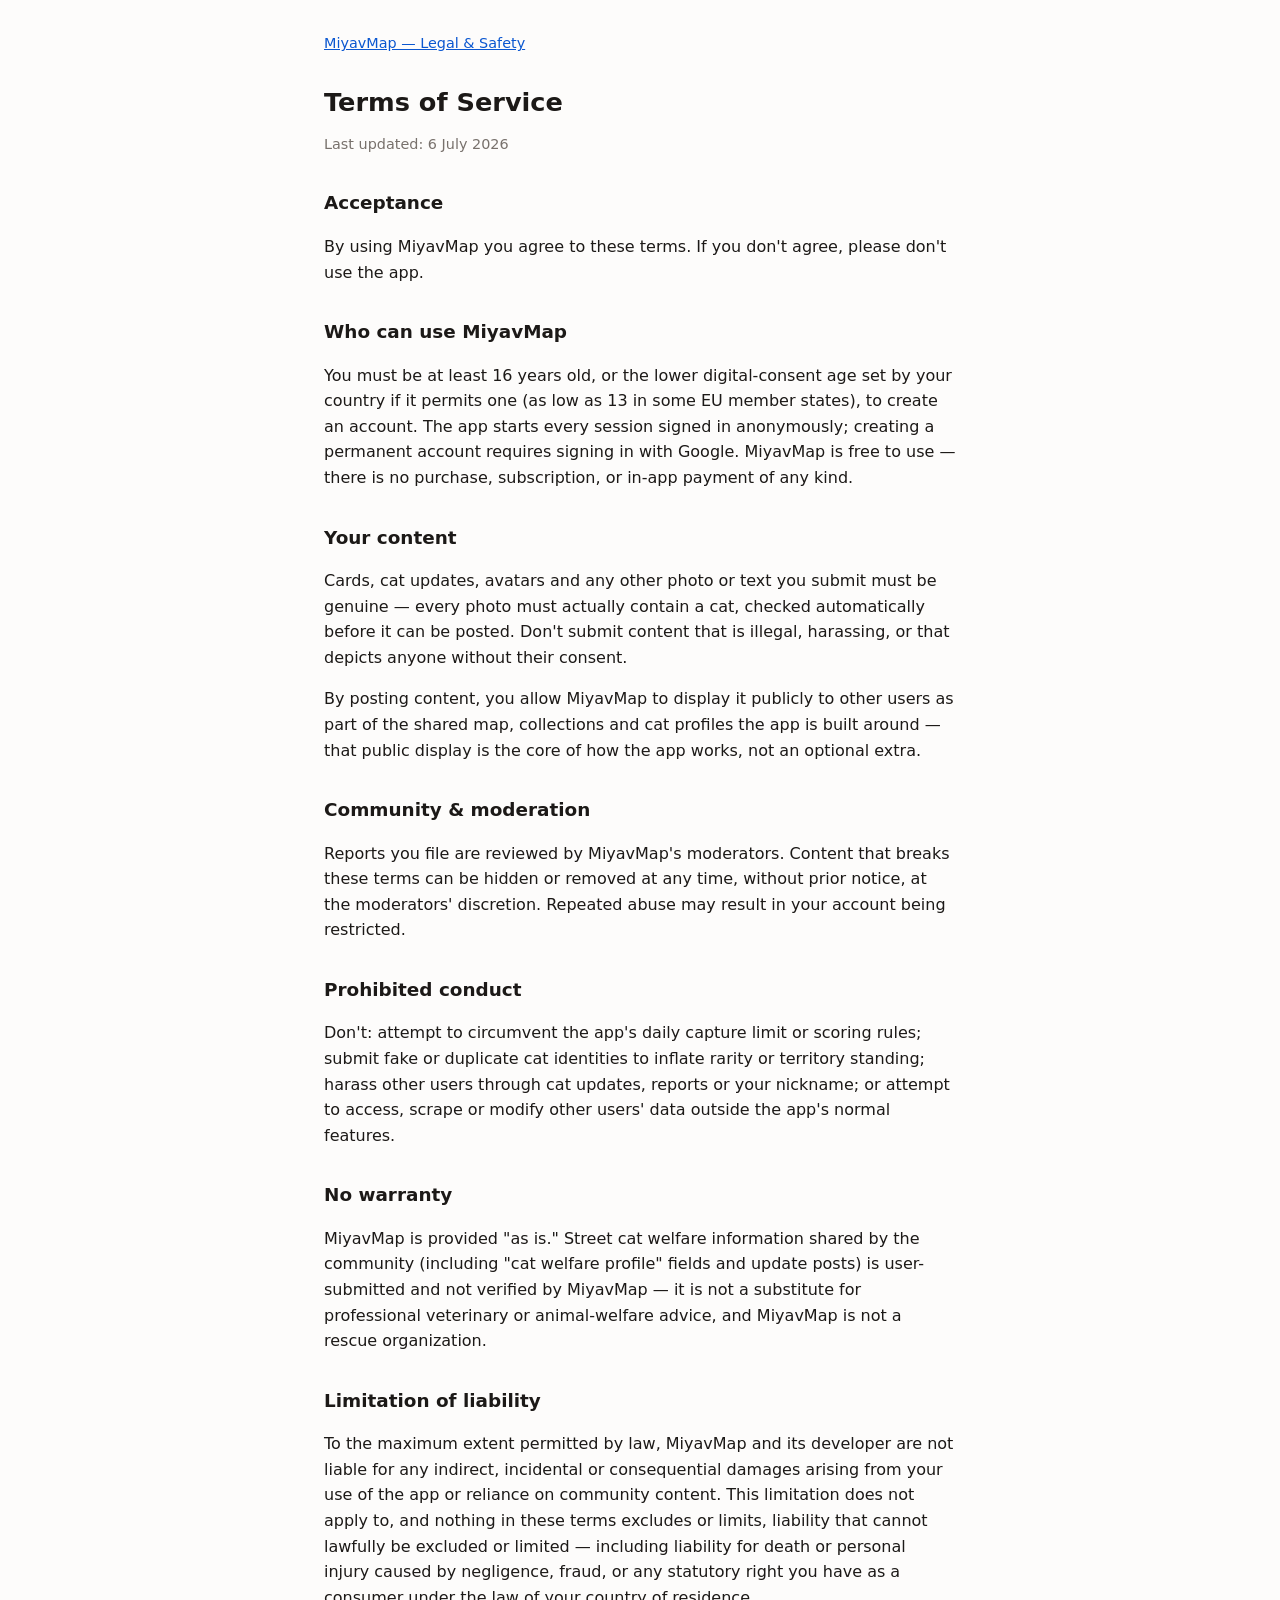
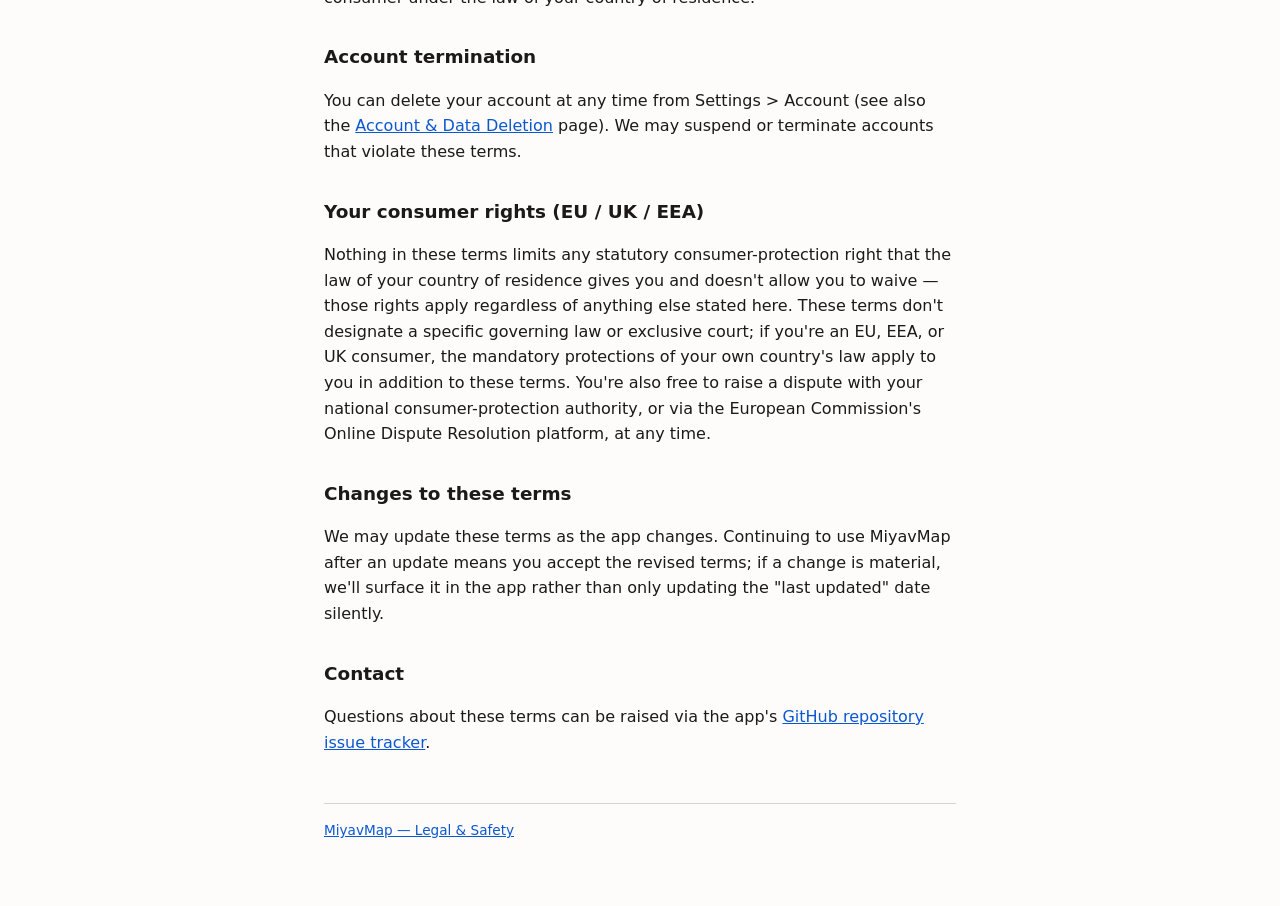
<file: legal/terms.html>
<!DOCTYPE html>
<html lang="en">
<head>
<meta charset="utf-8">
<meta name="viewport" content="width=device-width, initial-scale=1">
<title>MiyavMap — Terms of Service</title>
<style>
:root{color-scheme:light dark}
*{box-sizing:border-box}
body{font-family:system-ui,-apple-system,"Segoe UI",Roboto,sans-serif;line-height:1.6;max-width:42rem;margin:0 auto;padding:2rem 1.25rem 4rem;color:#1c1917;background:#fdfcfb}
a{color:#0b57d0}
@media (prefers-color-scheme:dark){body{color:#e7e5e4;background:#171412}a{color:#8ec5ff}}
h1{font-size:1.6rem;line-height:1.25;margin:0 0 .25rem}
.meta{color:#78716c;font-size:.9rem;margin-bottom:2rem}
h2{font-size:1.15rem;margin-top:2rem}
nav{margin-bottom:2rem;font-size:.9rem}
ul{padding-left:1.25rem}
li{margin:.35rem 0}
footer{margin-top:3rem;padding-top:1rem;border-top:1px solid #d6d3d1;font-size:.85rem;color:#78716c}
</style>
</head>
<body>
<nav><a href="index.html">MiyavMap — Legal &amp; Safety</a></nav>
<h1>Terms of Service</h1>
<p class="meta">Last updated: 6 July 2026</p>

<h2>Acceptance</h2>
<p>By using MiyavMap you agree to these terms. If you don't agree, please don't use the app.</p>

<h2>Who can use MiyavMap</h2>
<p>You must be at least 16 years old, or the lower digital-consent age set by your country if it permits one (as low as 13 in some EU member states), to create an account. The app starts every session signed in anonymously; creating a permanent account requires signing in with Google. MiyavMap is free to use — there is no purchase, subscription, or in-app payment of any kind.</p>

<h2>Your content</h2>
<p>Cards, cat updates, avatars and any other photo or text you submit must be genuine — every photo must actually contain a cat, checked automatically before it can be posted. Don't submit content that is illegal, harassing, or that depicts anyone without their consent.</p>
<p>By posting content, you allow MiyavMap to display it publicly to other users as part of the shared map, collections and cat profiles the app is built around — that public display is the core of how the app works, not an optional extra.</p>

<h2>Community &amp; moderation</h2>
<p>Reports you file are reviewed by MiyavMap's moderators. Content that breaks these terms can be hidden or removed at any time, without prior notice, at the moderators' discretion. Repeated abuse may result in your account being restricted.</p>

<h2>Prohibited conduct</h2>
<p>Don't: attempt to circumvent the app's daily capture limit or scoring rules; submit fake or duplicate cat identities to inflate rarity or territory standing; harass other users through cat updates, reports or your nickname; or attempt to access, scrape or modify other users' data outside the app's normal features.</p>

<h2>No warranty</h2>
<p>MiyavMap is provided "as is." Street cat welfare information shared by the community (including "cat welfare profile" fields and update posts) is user-submitted and not verified by MiyavMap — it is not a substitute for professional veterinary or animal-welfare advice, and MiyavMap is not a rescue organization.</p>

<h2>Limitation of liability</h2>
<p>To the maximum extent permitted by law, MiyavMap and its developer are not liable for any indirect, incidental or consequential damages arising from your use of the app or reliance on community content. This limitation does not apply to, and nothing in these terms excludes or limits, liability that cannot lawfully be excluded or limited — including liability for death or personal injury caused by negligence, fraud, or any statutory right you have as a consumer under the law of your country of residence.</p>

<h2>Account termination</h2>
<p>You can delete your account at any time from Settings &gt; Account (see also the <a href="account-deletion.html">Account &amp; Data Deletion</a> page). We may suspend or terminate accounts that violate these terms.</p>

<h2>Your consumer rights (EU / UK / EEA)</h2>
<p>Nothing in these terms limits any statutory consumer-protection right that the law of your country of residence gives you and doesn't allow you to waive — those rights apply regardless of anything else stated here. These terms don't designate a specific governing law or exclusive court; if you're an EU, EEA, or UK consumer, the mandatory protections of your own country's law apply to you in addition to these terms. You're also free to raise a dispute with your national consumer-protection authority, or via the European Commission's Online Dispute Resolution platform, at any time.</p>

<h2>Changes to these terms</h2>
<p>We may update these terms as the app changes. Continuing to use MiyavMap after an update means you accept the revised terms; if a change is material, we'll surface it in the app rather than only updating the "last updated" date silently.</p>

<h2>Contact</h2>
<p>Questions about these terms can be raised via the app's <a href="https://github.com/albybit/catchcat/issues">GitHub repository issue tracker</a>.</p>

<footer><a href="index.html">MiyavMap — Legal &amp; Safety</a></footer>
</body>
</html>
</file>
<file: css/tokens.css>
/* MiyavMap Web — design tokens
   Transcribed from the app's Visual System v1 token sheet.
   DO NOT tweak values ad hoc — report divergences upstream to the app repo. */

:root { /* light (default) */
  --primary:#8F4A00;            --on-primary:#FFFFFF;
  --primary-container:#FFDCBE;  --on-primary-container:#2E1500;
  --secondary:#3F6654;          --on-secondary:#FFFFFF;
  --secondary-container:#C1ECD3; --on-secondary-container:#002114;
  --tertiary:#8E4A5E;           --on-tertiary:#FFFFFF;
  --tertiary-container:#FFD9E1; --on-tertiary-container:#3A0723;
  --background:#FFF8F3;         --surface:#FFF8F3;             --on-surface:#211A13;
  --surface-variant:#F2DFD0;    --on-surface-variant:#51443A;
  --surface-container:#FBEDE0;
  --outline:#837468;            --outline-variant:#D6C4B6;
  --error:#BA1A1A;              --on-error:#FFFFFF;
  --error-container:#FFDAD6;    --on-error-container:#410002;

  /* rarity — theme-aware (page surfaces) */
  --rarity-common:#667077;      --rarity-common-container:#E1E6EA;
  --rarity-rare:#1565C0;        --rarity-rare-container:#D7E3FF;
  --rarity-epic:#6A1B9A;        --rarity-epic-container:#F1DAFF;
  --rarity-legendary-text:#A65E00;

  color-scheme: light;
}

[data-theme="dark"] {
  --primary:#FFB874;            --on-primary:#4C2700;
  --primary-container:#6D3900;  --on-primary-container:#FFDCBE;
  --secondary:#A6D1BD;          --on-secondary:#11372A;
  --secondary-container:#27503F; --on-secondary-container:#C1ECD3;
  --tertiary:#FFB0C8;           --on-tertiary:#561D33;
  --tertiary-container:#713348; --on-tertiary-container:#FFD9E1;
  --background:#17120D;         --surface:#17120D;             --on-surface:#ECE0D5;
  --surface-variant:#51443A;    --on-surface-variant:#D6C4B6;
  --surface-container:#221C15;
  --outline:#9E8D80;            --outline-variant:#51443A;
  --error:#FFB4AB;              --on-error:#690005;
  --error-container:#93000A;    --on-error-container:#FFDAD6;

  --rarity-common:#A9B4BD;      --rarity-common-container:#3A4148;
  --rarity-rare:#7FB2F9;        --rarity-rare-container:#123C66;
  --rarity-epic:#CE93F8;        --rarity-epic-container:#4A1272;
  --rarity-legendary-text:#FFC155;

  color-scheme: dark;
}

/* System preference as default when no manual toggle has stamped data-theme.
   Duplicate of the dark block above — keep in sync. */
@media (prefers-color-scheme: dark) {
  :root:not([data-theme]) {
    --primary:#FFB874;            --on-primary:#4C2700;
    --primary-container:#6D3900;  --on-primary-container:#FFDCBE;
    --secondary:#A6D1BD;          --on-secondary:#11372A;
    --secondary-container:#27503F; --on-secondary-container:#C1ECD3;
    --tertiary:#FFB0C8;           --on-tertiary:#561D33;
    --tertiary-container:#713348; --on-tertiary-container:#FFD9E1;
    --background:#17120D;         --surface:#17120D;             --on-surface:#ECE0D5;
    --surface-variant:#51443A;    --on-surface-variant:#D6C4B6;
    --surface-container:#221C15;
    --outline:#9E8D80;            --outline-variant:#51443A;
    --error:#FFB4AB;              --on-error:#690005;
    --error-container:#93000A;    --on-error-container:#FFDAD6;
    --rarity-common:#A9B4BD;      --rarity-common-container:#3A4148;
    --rarity-rare:#7FB2F9;        --rarity-rare-container:#123C66;
    --rarity-epic:#CE93F8;        --rarity-epic-container:#4A1272;
    --rarity-legendary-text:#FFC155;
    color-scheme: dark;
  }
}

:root { /* theme-independent — the card face is dark in BOTH themes */
  --card-body:#1E1710;          --card-on-body:#F7EBDD;
  --card-on-body-meta:rgb(247 235 221 / .62);
  --card-back:#241A12;          --card-back-border:rgb(240 145 44 / .35);
  --card-nophoto:#2A211A;
  --legendary-fill:#FF8F00;     /* NEVER as text */
  --on-gold:#2E1500;
  --legendary-gradient:linear-gradient(135deg,#FFD54F 0%,#FF8F00 45%,#C46A00 100%);
  --legendary-inner:rgb(255 224 140 / .60);
  --shimmer:rgb(255 236 190 / .20);

  /* inside-card rarity accents — ALWAYS the dark set, regardless of page theme
     (web equivalent of Rarity.colors(dark = true)) */
  --rarity-common-oncard:#A9B4BD;    --rarity-common-container-oncard:#3A4148;
  --rarity-rare-oncard:#7FB2F9;      --rarity-rare-container-oncard:#123C66;
  --rarity-epic-oncard:#CE93F8;      --rarity-epic-container-oncard:#4A1272;
  --rarity-legendary-text-oncard:#FFC155;

  /* type — Fredoka never below 13px; #FF8F00 never as text */
  --font-display:Fredoka, system-ui, sans-serif;
  --font-body:"Nunito Sans", system-ui, sans-serif;
  --type-display:600 34px/40px var(--font-display);
  --type-title:600 25px/32px var(--font-display);
  --type-card-name:500 18px/24px var(--font-display);
  --type-body:400 14px/20px var(--font-body);
  --type-label:700 12px/16px var(--font-body);
  --type-badge:800 10px/12px var(--font-body); /* + letter-spacing:1px; uppercase */

  /* shape + elevation */
  --radius-card:16px;           --radius-card-legendary:18px;
  --radius-sheet:24px;          --radius-pill:999px;
  --shadow-float:0 2px 10px rgb(0 0 0 / .30);
  --shadow-card-hover:0 6px 18px rgb(0 0 0 / .18);
}
</file>
<file: css/components.css>
/* MiyavMap Web — components
   Depends on tokens.css. Card frames are pixel-parity with the app (spec §5). */

/* ── base ─────────────────────────────────────────────── */
body {
  margin: 0;
  background: var(--background);
  color: var(--on-surface);
  font: var(--type-body);
  -webkit-font-smoothing: antialiased;
}
a { color: var(--primary); }
a:hover { color: var(--on-primary-container); }
:focus-visible { outline: 2px solid var(--primary); outline-offset: 2px; }

h1, .type-display { font: var(--type-display); margin: 0; }
h2, .type-title { font: var(--type-title); margin: 0; }
.type-label { font: var(--type-label); }
.type-badge { font: var(--type-badge); letter-spacing: 1px; text-transform: uppercase; }

/* ── wordmark ─────────────────────────────────────────── */
.wordmark { display: inline-flex; align-items: center; gap: 10px; text-decoration: none; }
.wordmark img { width: 32px; height: 32px; }
.wordmark b { font: 600 22px/1 var(--font-display); color: var(--primary); }
.wordmark b span { color: var(--on-surface); }
.tagline {
  font: 800 10px/12px var(--font-body);
  letter-spacing: 2.5px; text-transform: uppercase;
  color: var(--on-surface); opacity: .4;
}

/* ── floating map UI (one recipe) ─────────────────────── */
.float-pill, .float-circle {
  display: inline-flex; align-items: center; justify-content: center; gap: 6px;
  background: color-mix(in srgb, var(--surface-container) 92%, transparent);
  color: var(--on-surface);
  box-shadow: var(--shadow-float);
  border: none; font: var(--type-label); cursor: pointer;
}
.float-pill { height: 36px; padding: 0 16px; border-radius: var(--radius-pill); }
.float-circle { width: 48px; height: 48px; border-radius: 50%; padding: 0; }

/* ── chips / buttons / banner ─────────────────────────── */
.chip {
  display: inline-flex; align-items: center; gap: 5px;
  height: 32px; padding: 0 12px; border-radius: 8px;
  background: var(--surface-variant); color: var(--on-surface-variant);
  font: var(--type-label); border: none; cursor: pointer;
}
.chip[aria-pressed="true"], .chip.is-selected {
  background: var(--secondary-container); color: var(--on-secondary-container);
}
.btn-filled {
  display: inline-flex; align-items: center; justify-content: center; gap: 8px;
  min-height: 44px; padding: 0 24px; border-radius: var(--radius-pill);
  background: var(--primary); color: var(--on-primary);
  font: 800 14px/1 var(--font-body); border: none; cursor: pointer;
}
.btn-outlined {
  display: inline-flex; align-items: center; justify-content: center; gap: 8px;
  min-height: 44px; padding: 0 20px; border-radius: var(--radius-pill);
  background: transparent; color: var(--on-surface);
  border: 1px solid var(--outline); font: var(--type-label); cursor: pointer;
}
.banner-attention {
  display: flex; align-items: center; gap: 10px;
  background: var(--error-container); color: var(--on-error-container);
  padding: 12px 16px; font: var(--type-body); font-weight: 600;
}
.chip-steward {
  display: inline-flex; align-items: center; gap: 6px;
  height: 32px; padding: 0 12px; border-radius: var(--radius-pill);
  background: var(--secondary-container); color: var(--on-secondary-container);
  font: var(--type-label);
}

/* ── the trading card ─────────────────────────────────── */
/* Markup:
   <article class="cat-card cat-card--rare">
     <div class="cat-card__frame">
       <div class="cat-card__photo"><img …></div>  (or .cat-card__nophoto)
       <span class="cat-card__badge">◆ Rare</span>
       <div class="cat-card__meta"><h3>Name</h3><p><span>City</span><span>Date</span></p></div>
     </div>
   </article>
   Legendary needs the outer wrapper for finials/gradient — see .cat-card--legendary. */

.cat-card { position: relative; container-type: inline-size; }
.cat-card__frame {
  aspect-ratio: 3 / 4;
  background: var(--card-body);
  border-radius: var(--radius-card);
  overflow: hidden;
  position: relative;
  display: flex; flex-direction: column;
}
.cat-card__photo { height: 73%; position: relative; overflow: hidden; flex: none; }
.cat-card__photo img { width: 100%; height: 100%; object-fit: cover; display: block; }
.cat-card__photo::after {
  content: ""; position: absolute; inset: 0;
  background: linear-gradient(180deg, transparent 55%, rgb(0 0 0 / .55) 100%);
}
.cat-card__nophoto {
  height: 73%; flex: none;
  background: var(--card-nophoto)
    repeating-linear-gradient(45deg, rgb(240 145 44 / .05) 0 10px, transparent 10px 20px);
  display: flex; align-items: center; justify-content: center;
}
.cat-card__nophoto img { width: 34px; opacity: .28; filter: invert(.8); }
.cat-card__badge {
  position: absolute; top: 8px; right: 8px; z-index: 2;
  display: inline-flex; align-items: center; gap: 4px;
  height: 24px; padding: 0 10px; border-radius: var(--radius-pill);
  font: var(--type-badge); letter-spacing: 1px; text-transform: uppercase;
}
.cat-card__meta { padding: 10px 14px 0; }
.cat-card__meta h3 { font: var(--type-card-name); color: var(--card-on-body); margin: 0; }
.cat-card__meta p {
  display: flex; justify-content: space-between; gap: 8px; margin: 3px 0 0;
  font: 600 12px/16px var(--font-body); color: var(--card-on-body-meta);
}

/* COMMON — plain rounded frame, theme-aware hairline */
.cat-card--common .cat-card__frame { border: 1px solid var(--outline-variant); }
.cat-card--common .cat-card__badge {
  background: var(--rarity-common-container-oncard); color: #DCE3E9;
}

/* RARE — 2px blue border + 2 corner ticks (TL + BR) */
.cat-card--rare .cat-card__frame { border: 2px solid #1565C0; }
.cat-card--rare .cat-card__badge { background: #1565C0; color: #FFFFFF; }
.cat-card--rare::before, .cat-card--rare::after {
  content: ""; position: absolute; width: 16px; height: 16px; z-index: 3;
  pointer-events: none;
}
.cat-card--rare::before {
  top: 5px; left: 5px;
  border-left: 2.5px solid var(--rarity-rare-oncard);
  border-top: 2.5px solid var(--rarity-rare-oncard);
  border-top-left-radius: 9px;
}
.cat-card--rare::after {
  bottom: 5px; right: 5px;
  border-right: 2.5px solid var(--rarity-rare-oncard);
  border-bottom: 2.5px solid var(--rarity-rare-oncard);
  border-bottom-right-radius: 9px;
}

/* EPIC — cut corners TL+BR; border drawn as a padded wrapper (border ignores clip-path) */
.cat-card--epic .cat-card__wrap {
  background: #6A1B9A; padding: 2px;
  clip-path: polygon(14px 0, 100% 0, 100% calc(100% - 14px), calc(100% - 14px) 100%, 0 100%, 0 14px);
}
.cat-card--epic .cat-card__frame {
  border-radius: 0;
  clip-path: polygon(13px 0, 100% 0, 100% calc(100% - 13px), calc(100% - 13px) 100%, 0 100%, 0 13px);
}
.cat-card--epic .cat-card__frame::after { /* inner hairline */
  content: ""; position: absolute; inset: 5px; z-index: 2; pointer-events: none;
  border: 1px solid rgb(206 147 248 / .5);
  clip-path: polygon(11px 0, 100% 0, 100% calc(100% - 11px), calc(100% - 11px) 100%, 0 100%, 0 11px);
}
.cat-card--epic .cat-card__badge { background: #6A1B9A; color: #FFFFFF; }

/* LEGENDARY — gradient border wrapper + inner hairline + finials + shimmer */
.cat-card--legendary .cat-card__wrap {
  background: var(--legendary-gradient);
  padding: 3px; border-radius: var(--radius-card-legendary);
}
.cat-card--legendary .cat-card__frame { border-radius: 15px; }
.cat-card--legendary .cat-card__frame::after { /* inner hairline */
  content: ""; position: absolute; inset: 5px; z-index: 2; pointer-events: none;
  border: 1px solid var(--legendary-inner); border-radius: 11px;
}
.cat-card--legendary .cat-card__badge {
  background: linear-gradient(135deg, #FFB300, #E07A00); color: var(--on-gold);
}
.cat-card__finial {
  position: absolute; z-index: 4; color: #FFD54F; font-size: 12px; line-height: 1;
  text-shadow: 0 1px 3px rgb(0 0 0 / .4); pointer-events: none;
}
.cat-card__finial:nth-of-type(1) { top: -3px; left: -3px; }
.cat-card__finial:nth-of-type(2) { top: -3px; right: -3px; }
.cat-card__finial:nth-of-type(3) { bottom: -3px; left: -3px; }
.cat-card__finial:nth-of-type(4) { bottom: -3px; right: -3px; }
.cat-card--legendary .cat-card__photo::before {
  content: ""; position: absolute; top: 0; bottom: 0; width: 46%; z-index: 1;
  background: linear-gradient(90deg, transparent, var(--shimmer), transparent);
  transform: translateX(-130%) skewX(-18deg);
  animation: mm-shimmer 5s ease-in-out infinite;
}
@keyframes mm-shimmer {
  0%        { transform: translateX(-130%) skewX(-18deg); }
  32%, 100% { transform: translateX(240%)  skewX(-18deg); }
}

/* compact (< 140px container): glyph-only badge, 13px name, no meta row */
@container (max-width: 140px) {
  .cat-card__badge { width: 18px; height: 18px; padding: 0; justify-content: center; font-size: 10px; }
  .cat-card__badge .cat-card__badge-label { display: none; }
  .cat-card__meta h3 { font-size: 13px; line-height: 18px; }
  .cat-card__meta p { display: none; }
}

/* loading skeleton = the card back */
.cat-card--loading .cat-card__frame {
  background: var(--card-back);
  align-items: center; justify-content: center; gap: 12px;
  animation: mm-pulse 2s ease-in-out infinite;
}
.cat-card--loading .cat-card__frame::before {
  content: ""; position: absolute; inset: 10px; border-radius: 11px;
  border: 1px solid var(--card-back-border);
}
.cat-card--loading .cat-card__frame::after {
  content: ""; position: absolute; inset: 0; opacity: .07;
  background-image: radial-gradient(circle at 8px 8px, #F0912C 3.5px, transparent 4px);
  background-size: 44px 44px; transform: rotate(-18deg) scale(1.4);
}
.cat-card__backlogo { width: 40%; max-width: 84px; position: relative; z-index: 1;
  filter: invert(62%) sepia(64%) saturate(1600%) hue-rotate(348deg) brightness(101%) contrast(89%); }
.cat-card__backname { position: relative; z-index: 1; font: 600 20px/1 var(--font-display); color: var(--card-on-body); }
.cat-card__backname span { color: #F0912C; }
@keyframes mm-pulse { 0%, 100% { opacity: 1; } 50% { opacity: .72; } }

/* hover (desktop) */
@media (hover: hover) {
  .cat-card { transition: transform .15s ease-out, filter .15s ease-out; }
  .cat-card:hover { transform: translateY(-2px); filter: drop-shadow(var(--shadow-card-hover)); }
}

/* ── map pins ─────────────────────────────────────────── */
/* Circular identity-photo pin (divIcon, anchor: center) */
.pin-photo {
  width: 44px; height: 44px; border-radius: 50%;
  background: #FFFFFF; /* halo */
  padding: 3px; box-sizing: border-box;
  filter: drop-shadow(0 1.5px 1px rgb(0 0 0 / .25));
  transition: transform .15s ease-out;
}
.pin-photo__ring {
  width: 100%; height: 100%; border-radius: 50%;
  padding: 2.5px; box-sizing: border-box;
}
.pin-photo--common    .pin-photo__ring { background: var(--rarity-common-oncard); }
.pin-photo--rare      .pin-photo__ring { background: var(--rarity-rare-oncard); }
.pin-photo--epic      .pin-photo__ring { background: var(--rarity-epic-oncard); }
.pin-photo--legendary .pin-photo__ring { background: var(--legendary-gradient); }
.pin-photo__ring img { width: 100%; height: 100%; border-radius: 50%; object-fit: cover; display: block; }
.pin-photo.is-selected { transform: scale(1.18); }
.pin-photo.is-selected { background: var(--primary-container); }

/* Classic pointed pin (SVG assets, anchor: tip) */
.pin-classic { width: 32px; filter: drop-shadow(0 1.5px 1px rgb(0 0 0 / .25));
  transition: transform .15s ease-out; transform-origin: 50% 100%; }
.pin-classic.is-selected { transform: scale(1.25); }

/* shared-cat ×N badge — top-right of either pin style */
.pin-badge {
  position: absolute; top: -5px; right: -7px;
  min-width: 17px; height: 17px; padding: 0 3px; box-sizing: border-box;
  border-radius: var(--radius-pill); background: #FFFFFF;
  border: 1.5px solid currentColor;
  font: var(--type-badge); display: flex; align-items: center; justify-content: center;
}
.pin-badge--common    { color: #667077; }
.pin-badge--rare      { color: #1565C0; }
.pin-badge--epic      { color: #6A1B9A; }
.pin-badge--legendary { color: #A65E00; }

/* cluster bubble — floating-UI recipe, not Leaflet defaults */
.pin-cluster {
  width: 40px; height: 40px; border-radius: 50%;
  background: color-mix(in srgb, var(--surface-container) 92%, transparent);
  color: var(--on-surface); font: var(--type-label);
  display: flex; align-items: center; justify-content: center;
  box-shadow: var(--shadow-float);
}

/* ── reduced motion (non-negotiable) ──────────────────── */
@media (prefers-reduced-motion: reduce) {
  .cat-card--legendary .cat-card__photo::before { animation: none; display: none; }
  .cat-card--loading .cat-card__frame { animation: none; }
  .cat-card, .pin-photo, .pin-classic { transition: none; }
  .cat-card:hover { transform: none; }
}
</file>
